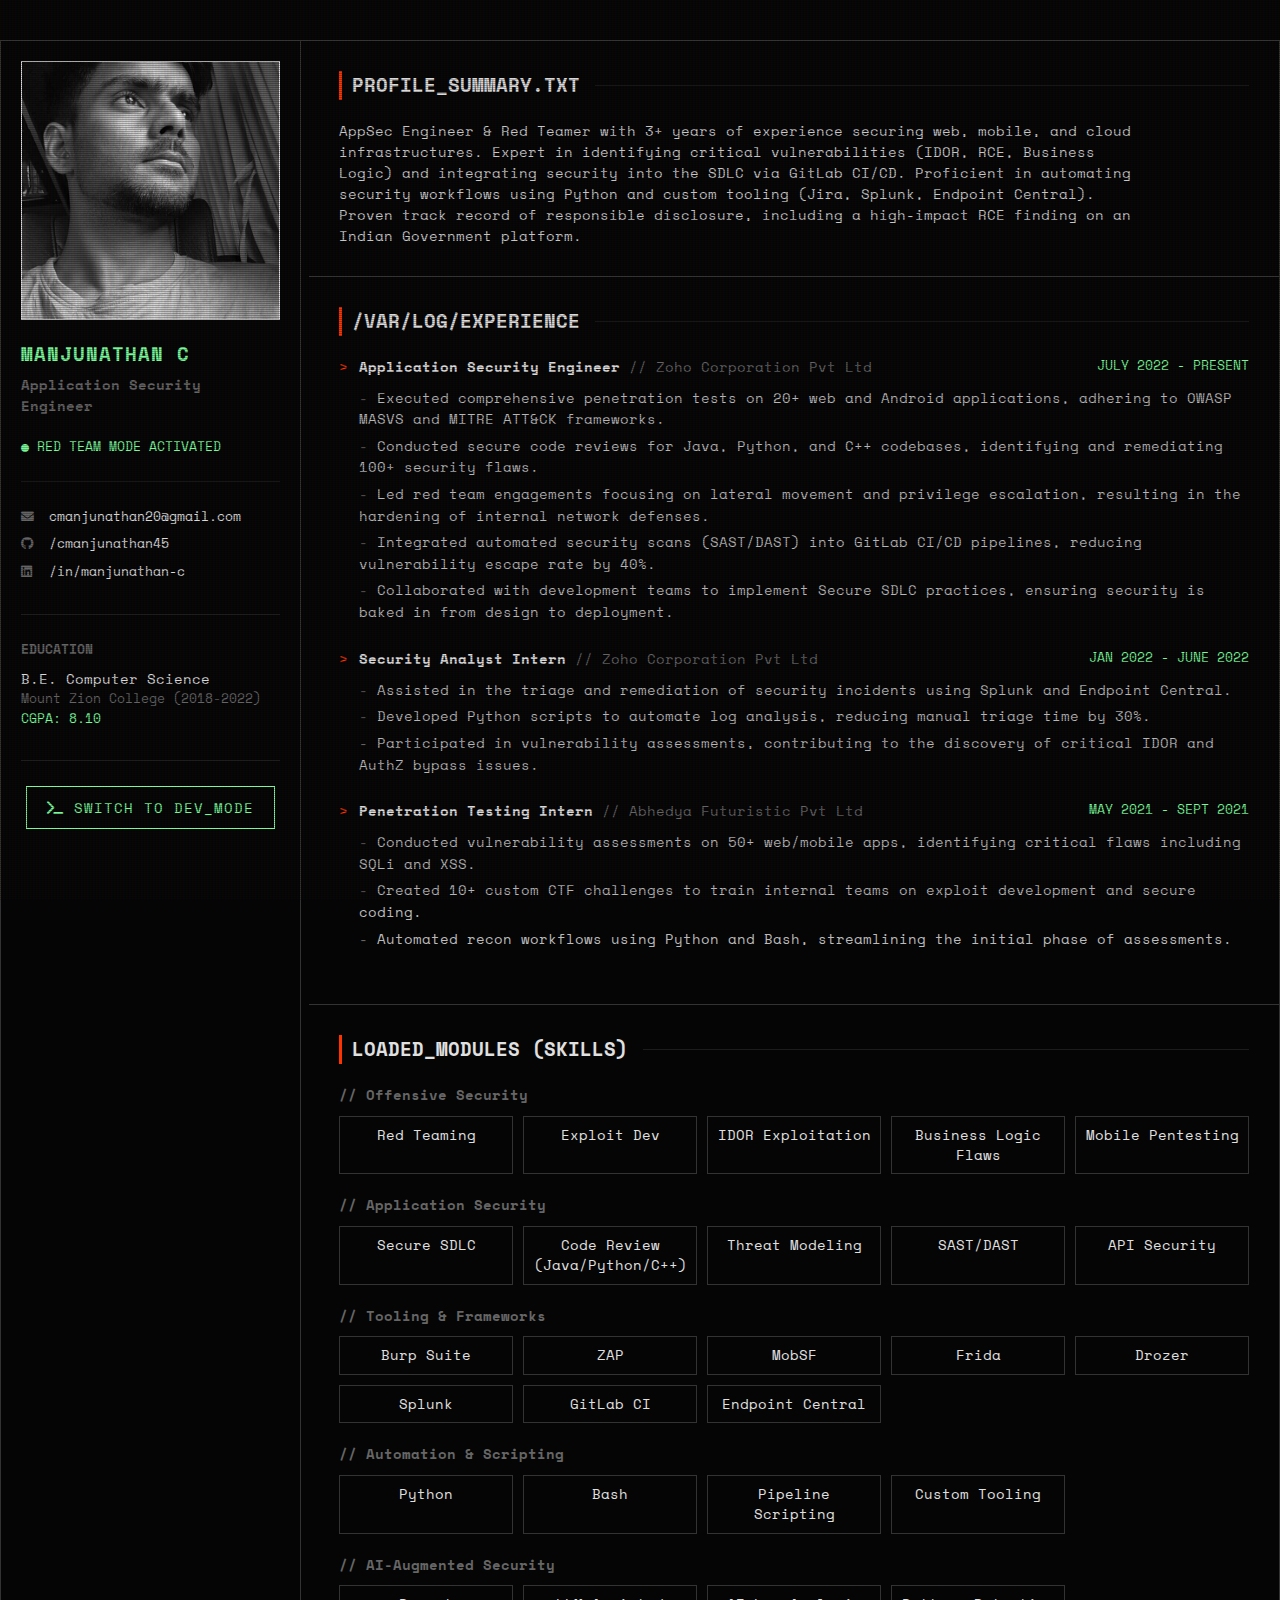
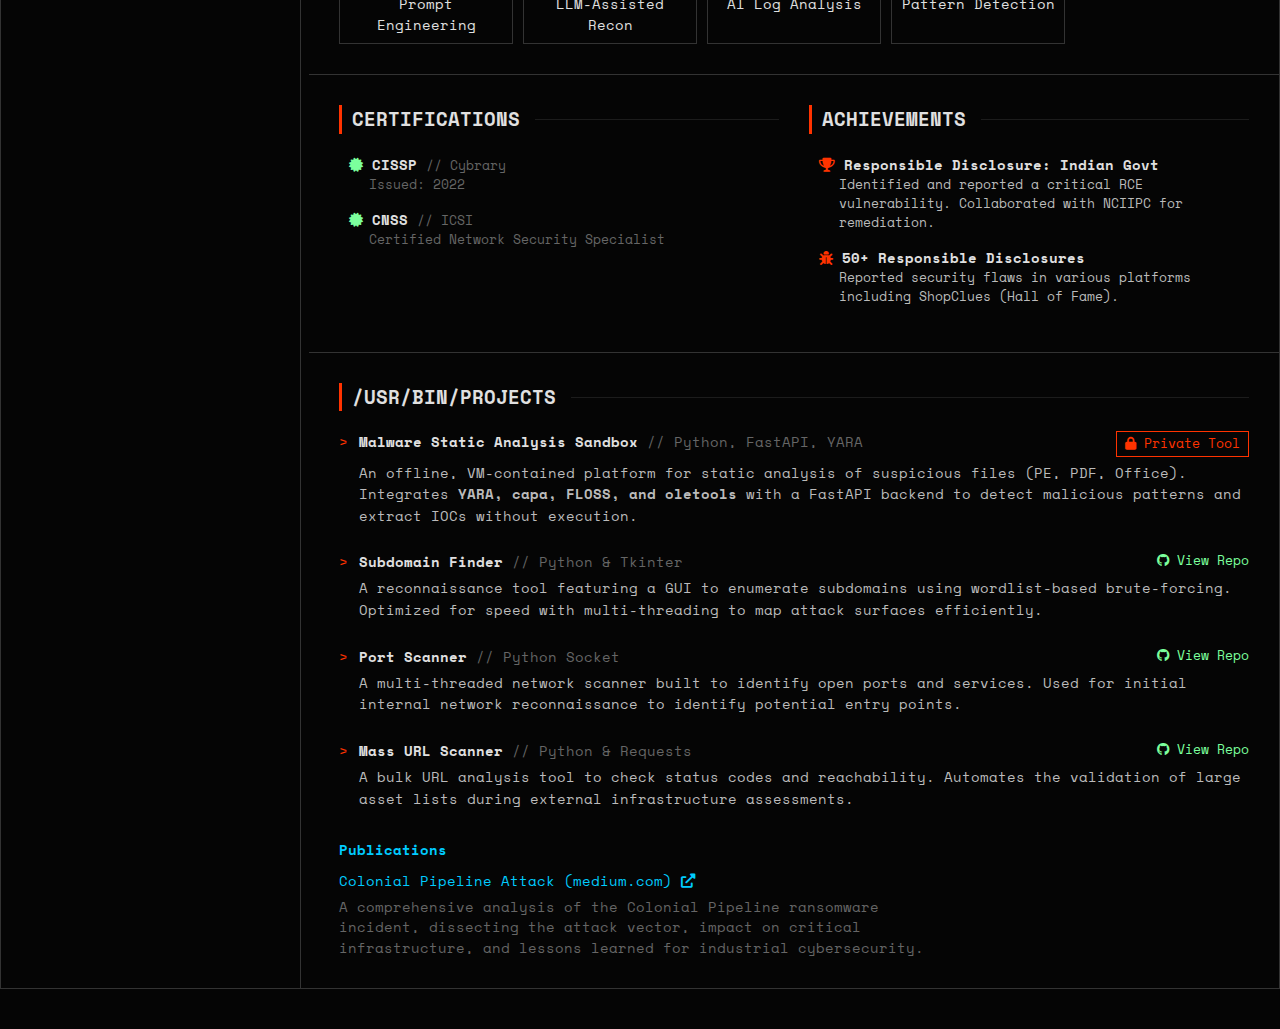
<file: index.html>
<!DOCTYPE html>
<html lang="en">
<head>
    <meta charset="UTF-8">
    <meta name="viewport" content="width=device-width, initial-scale=1.0">
    <title>Manjunathan C | AppSec Engineer</title>
    <link rel="icon" type="image/svg+xml" href="favicon.svg">
    <link rel="stylesheet" href="security.css">
    <link rel="stylesheet" href="https://cdnjs.cloudflare.com/ajax/libs/font-awesome/6.0.0/css/all.min.css">
</head>
<body>

    <div class="grid-container">
        <!-- Sidebar / Status Panel -->
        <aside class="sidebar">
            <img src="mypic.jpeg" alt="Manjunathan C" class="profile-pic" loading="lazy">
            
            <div class="profile-header">
                <h1 class="glitch" data-text="MANJUNATHAN C">MANJUNATHAN C</h1>
                <h2>Application Security Engineer</h2>
                <div class="status-indicator" style="color: var(--accent-sys); font-size: 0.8rem; margin-top: 10px;">
                    <i class="fas fa-circle" style="font-size: 8px;"></i> RED TEAM MODE ACTIVATED
                </div>
            </div>

            <div class="contact-info">
                <a href="mailto:cmanjunathan20@gmail.com" class="contact-item"><i class="fas fa-envelope"></i> cmanjunathan20@gmail.com</a>
                <a href="https://github.com/cmanjunathan45" target="_blank" rel="noopener noreferrer" class="contact-item"><i class="fab fa-github"></i> /cmanjunathan45</a>
                <a href="https://linkedin.com/in/manjunathan-c/" target="_blank" rel="noopener noreferrer" class="contact-item"><i class="fab fa-linkedin"></i> /in/manjunathan-c</a>
            </div>

            <div class="education-mini">
                <h3 style="color: var(--text-dim); font-size: 0.8rem; text-transform: uppercase; margin-bottom: 10px;">Education</h3>
                <p style="font-size: 0.85rem;">B.E. Computer Science</p>
                <p style="font-size: 0.8rem; color: var(--text-dim);">Mount Zion College (2018-2022)</p>
                <p style="font-size: 0.8rem; color: var(--accent-sys);">CGPA: 8.10</p>
            </div>

            <div style="margin-top: 2rem; text-align: center;">
                <a href="developer.html" style="border: 1px solid var(--accent-sys); padding: 10px 20px; color: var(--accent-sys); text-decoration: none; display: inline-block; font-size: 0.9rem; letter-spacing: 1px;">
                    <i class="fas fa-terminal"></i> SWITCH TO DEV_MODE
                </a>
            </div>
        </aside>

        <!-- Main Content / Terminal Output -->
        <main class="main-content">
            
            <!-- Summary Panel -->
            <section class="section-panel">
                <h3 class="section-title">Profile_Summary.txt</h3>
                <p style="max-width: 800px; color: #ccc;">
                    AppSec Engineer & Red Teamer with 3+ years of experience securing web, mobile, and cloud infrastructures. Expert in identifying critical vulnerabilities (IDOR, RCE, Business Logic) and integrating security into the SDLC via GitLab CI/CD. Proficient in automating security workflows using Python and custom tooling (Jira, Splunk, Endpoint Central). Proven track record of responsible disclosure, including a high-impact RCE finding on an Indian Government platform.
                </p>
            </section>

            <!-- Experience Panel -->
            <section class="section-panel">
                <h3 class="section-title">/var/log/experience</h3>
                
                <div class="exp-item">
                    <div class="exp-header">
                        <div>
                            <span class="exp-role">Application Security Engineer</span>
                            <span class="exp-company"> // Zoho Corporation Pvt Ltd</span>
                        </div>
                        <span class="exp-date">JULY 2022 - PRESENT</span>
                    </div>
                    <div class="exp-details">
                        <ul>
                            <li>Executed comprehensive penetration tests on 20+ web and Android applications, adhering to OWASP MASVS and MITRE ATT&CK frameworks.</li>
                            <li>Conducted secure code reviews for Java, Python, and C++ codebases, identifying and remediating 100+ security flaws.</li>
                            <li>Led red team engagements focusing on lateral movement and privilege escalation, resulting in the hardening of internal network defenses.</li>
                            <li>Integrated automated security scans (SAST/DAST) into GitLab CI/CD pipelines, reducing vulnerability escape rate by 40%.</li>
                            <li>Collaborated with development teams to implement Secure SDLC practices, ensuring security is baked in from design to deployment.</li>
                        </ul>
                    </div>
                </div>

                <div class="exp-item">
                    <div class="exp-header">
                        <div>
                            <span class="exp-role">Security Analyst Intern</span>
                            <span class="exp-company"> // Zoho Corporation Pvt Ltd</span>
                        </div>
                        <span class="exp-date">JAN 2022 - JUNE 2022</span>
                    </div>
                    <div class="exp-details">
                        <ul>
                            <li>Assisted in the triage and remediation of security incidents using Splunk and Endpoint Central.</li>
                            <li>Developed Python scripts to automate log analysis, reducing manual triage time by 30%.</li>
                            <li>Participated in vulnerability assessments, contributing to the discovery of critical IDOR and AuthZ bypass issues.</li>
                        </ul>
                    </div>
                </div>

                <div class="exp-item">
                    <div class="exp-header">
                        <div>
                            <span class="exp-role">Penetration Testing Intern</span>
                            <span class="exp-company"> // Abhedya Futuristic Pvt Ltd</span>
                        </div>
                        <span class="exp-date">MAY 2021 - SEPT 2021</span>
                    </div>
                    <div class="exp-details">
                        <ul>
                            <li>Conducted vulnerability assessments on 50+ web/mobile apps, identifying critical flaws including SQLi and XSS.</li>
                            <li>Created 10+ custom CTF challenges to train internal teams on exploit development and secure coding.</li>
                            <li>Automated recon workflows using Python and Bash, streamlining the initial phase of assessments.</li>
                        </ul>
                    </div>
                </div>
            </section>

            <!-- Skills Panel -->
            <section class="section-panel">
                <h3 class="section-title">Loaded_Modules (Skills)</h3>
                
                <h4 style="color: var(--text-dim); font-size: 0.9rem; margin-bottom: 10px;">// Offensive Security</h4>
                <div class="skills-grid" style="margin-bottom: 20px;">
                    <div class="skill-tag">Red Teaming</div>
                    <div class="skill-tag">Exploit Dev</div>
                    <div class="skill-tag">IDOR Exploitation</div>
                    <div class="skill-tag">Business Logic Flaws</div>
                    <div class="skill-tag">Mobile Pentesting</div>
                </div>

                <h4 style="color: var(--text-dim); font-size: 0.9rem; margin-bottom: 10px;">// Application Security</h4>
                <div class="skills-grid" style="margin-bottom: 20px;">
                    <div class="skill-tag">Secure SDLC</div>
                    <div class="skill-tag">Code Review (Java/Python/C++)</div>
                    <div class="skill-tag">Threat Modeling</div>
                    <div class="skill-tag">SAST/DAST</div>
                    <div class="skill-tag">API Security</div>
                </div>

                <h4 style="color: var(--text-dim); font-size: 0.9rem; margin-bottom: 10px;">// Tooling & Frameworks</h4>
                <div class="skills-grid" style="margin-bottom: 20px;">
                    <div class="skill-tag">Burp Suite</div>
                    <div class="skill-tag">ZAP</div>
                    <div class="skill-tag">MobSF</div>
                    <div class="skill-tag">Frida</div>
                    <div class="skill-tag">Drozer</div>
                    <div class="skill-tag">Splunk</div>
                    <div class="skill-tag">GitLab CI</div>
                    <div class="skill-tag">Endpoint Central</div>
                </div>

                <h4 style="color: var(--text-dim); font-size: 0.9rem; margin-bottom: 10px;">// Automation & Scripting</h4>
                <div class="skills-grid" style="margin-bottom: 20px;">
                    <div class="skill-tag">Python</div>
                    <div class="skill-tag">Bash</div>
                    <div class="skill-tag">Pipeline Scripting</div>
                    <div class="skill-tag">Custom Tooling</div>
                </div>

                <h4 style="color: var(--text-dim); font-size: 0.9rem; margin-bottom: 10px;">// AI-Augmented Security</h4>
                <div class="skills-grid">
                    <div class="skill-tag">Prompt Engineering</div>
                    <div class="skill-tag">LLM-Assisted Recon</div>
                    <div class="skill-tag">AI Log Analysis</div>
                    <div class="skill-tag">Pattern Detection</div>
                </div>
            </section>

            <!-- Achievements & Certs -->
            <section class="section-panel">
                <div style="display: grid; grid-template-columns: 1fr 1fr; gap: 30px;">
                    <div>
                        <h3 class="section-title">Certifications</h3>
                        <ul style="list-style: none; padding-left: 10px;">
                            <li style="margin-bottom: 15px; color: var(--text-primary);">
                                <i class="fas fa-certificate" style="color: var(--accent-sys);"></i> 
                                <strong>CISSP</strong> <span style="color: var(--text-dim); font-size: 0.8rem;">// Cybrary</span>
                                <div style="font-size: 0.8rem; color: var(--text-dim); margin-left: 20px;">Issued: 2022</div>
                            </li>
                            <li style="margin-bottom: 15px; color: var(--text-primary);">
                                <i class="fas fa-certificate" style="color: var(--accent-sys);"></i> 
                                <strong>CNSS</strong> <span style="color: var(--text-dim); font-size: 0.8rem;">// ICSI</span>
                                <div style="font-size: 0.8rem; color: var(--text-dim); margin-left: 20px;">Certified Network Security Specialist</div>
                            </li>
                        </ul>
                    </div>
                    <div>
                        <h3 class="section-title">Achievements</h3>
                        <ul style="list-style: none; padding-left: 10px;">
                            <li style="margin-bottom: 15px; color: var(--text-primary);">
                                <i class="fas fa-trophy" style="color: var(--accent-alert);"></i> 
                                <strong>Responsible Disclosure: Indian Govt</strong>
                                <div style="font-size: 0.8rem; color: #bbb; margin-left: 20px;">Identified and reported a critical RCE vulnerability. Collaborated with NCIIPC for remediation.</div>
                            </li>
                            <li style="margin-bottom: 15px; color: var(--text-primary);">
                                <i class="fas fa-bug" style="color: var(--accent-alert);"></i> 
                                <strong>50+ Responsible Disclosures</strong>
                                <div style="font-size: 0.8rem; color: #bbb; margin-left: 20px;">Reported security flaws in various platforms including ShopClues (Hall of Fame).</div>
                            </li>
                        </ul>
                    </div>
                </div>
            </section>

            <!-- Publications & Projects -->
            <section class="section-panel">
                <h3 class="section-title">/usr/bin/projects</h3>
                
                <div class="exp-item">
                    <div class="exp-header">
                        <div>
                            <span class="exp-role">Malware Static Analysis Sandbox</span>
                            <span class="exp-company"> // Python, FastAPI, YARA</span>
                        </div>
                        <span class="exp-date" style="color: var(--accent-alert); border: 1px solid var(--accent-alert); padding: 2px 8px;"><i class="fas fa-lock"></i> Private Tool</span>
                    </div>
                    <div class="exp-details">
                        <p style="color: #bbb; font-size: 0.9rem;">
                            An offline, VM-contained platform for static analysis of suspicious files (PE, PDF, Office). 
                            Integrates <strong>YARA, capa, FLOSS, and oletools</strong> with a FastAPI backend to detect malicious patterns and extract IOCs without execution.
                        </p>
                    </div>
                </div>

                <div class="exp-item">
                    <div class="exp-header">
                        <div>
                            <span class="exp-role">Subdomain Finder</span>
                            <span class="exp-company"> // Python & Tkinter</span>
                        </div>
                        <a href="https://github.com/cmanjunathan45/subdomain-finder" target="_blank" rel="noopener noreferrer" class="exp-date"><i class="fab fa-github"></i> View Repo</a>
                    </div>
                    <div class="exp-details">
                        <p style="color: #bbb; font-size: 0.9rem;">
                            A reconnaissance tool featuring a GUI to enumerate subdomains using wordlist-based brute-forcing. Optimized for speed with multi-threading to map attack surfaces efficiently.
                        </p>
                    </div>
                </div>

                <div class="exp-item">
                    <div class="exp-header">
                        <div>
                            <span class="exp-role">Port Scanner</span>
                            <span class="exp-company"> // Python Socket</span>
                        </div>
                        <a href="https://github.com/cmanjunathan45/port-scanner" target="_blank" rel="noopener noreferrer" class="exp-date"><i class="fab fa-github"></i> View Repo</a>
                    </div>
                    <div class="exp-details">
                        <p style="color: #bbb; font-size: 0.9rem;">
                            A multi-threaded network scanner built to identify open ports and services. Used for initial internal network reconnaissance to identify potential entry points.
                        </p>
                    </div>
                </div>

                <div class="exp-item">
                    <div class="exp-header">
                        <div>
                            <span class="exp-role">Mass URL Scanner</span>
                            <span class="exp-company"> // Python & Requests</span>
                        </div>
                        <a href="https://github.com/cmanjunathan45/mass-url-scanner" target="_blank" rel="noopener noreferrer" class="exp-date"><i class="fab fa-github"></i> View Repo</a>
                    </div>
                    <div class="exp-details">
                        <p style="color: #bbb; font-size: 0.9rem;">
                            A bulk URL analysis tool to check status codes and reachability. Automates the validation of large asset lists during external infrastructure assessments.
                        </p>
                    </div>
                </div>

                <div style="margin-top: 30px;">
                    <h4 style="color: var(--accent-info); margin-bottom: 10px;">Publications</h4>
                    <a href="https://medium.com/@manjunathanc/colonial-pipeline-ransomware-attack-2fe635b14b55" target="_blank" rel="noopener noreferrer" style="font-size: 0.9rem; display: block; margin-bottom: 5px;">Colonial Pipeline Attack (medium.com) <i class="fas fa-external-link-alt"></i></a>
                    <p style="font-size: 0.85rem; color: var(--text-dim); max-width: 600px;">
                        A comprehensive analysis of the Colonial Pipeline ransomware incident, dissecting the attack vector, impact on critical infrastructure, and lessons learned for industrial cybersecurity.
                    </p>
                </div>
            </section>

        </main>
    </div>

</body>
</html>
</file>
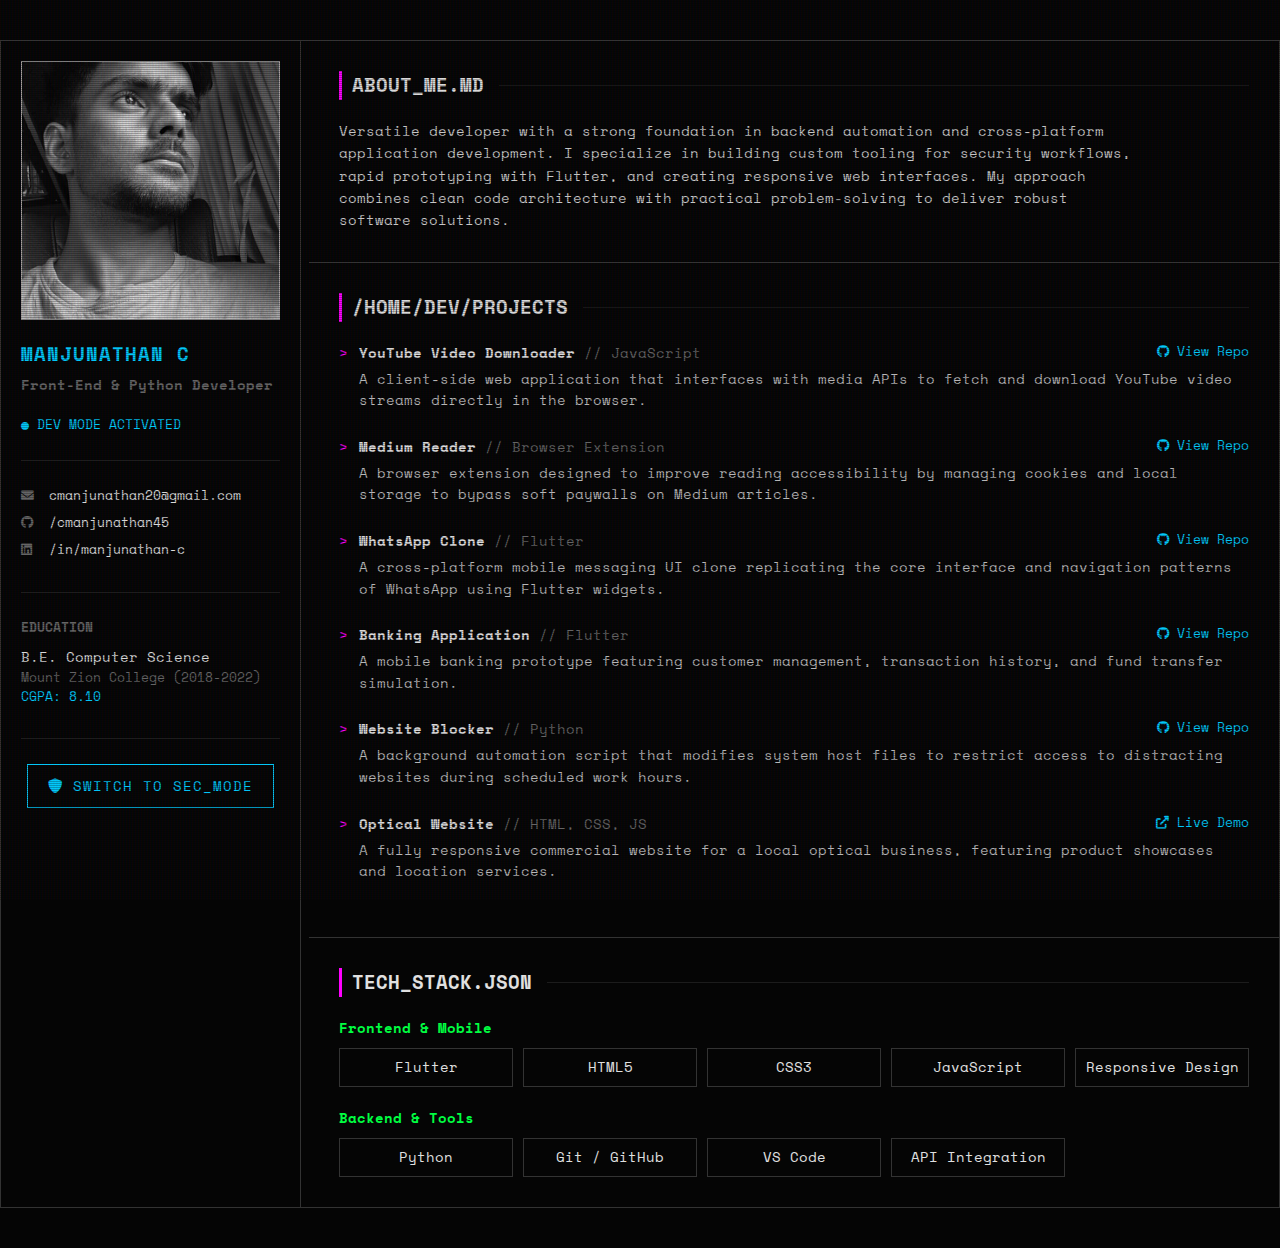
<file: developer.html>
<!DOCTYPE html>
<html lang="en">
<head>
    <meta charset="UTF-8">
    <meta name="viewport" content="width=device-width, initial-scale=1.0">
    <title>Manjunathan C | Developer</title>
    <link rel="stylesheet" href="security.css">
    <link rel="stylesheet" href="https://cdnjs.cloudflare.com/ajax/libs/font-awesome/6.0.0/css/all.min.css">
</head>
<body class="dev-mode">

    <div class="grid-container">
        <!-- Sidebar / Status Panel -->
        <aside class="sidebar">
            <img src="mypic.jpeg" alt="Manjunathan C" class="profile-pic" loading="lazy">
            
            <div class="profile-header">
                <h1 class="glitch" data-text="MANJUNATHAN C">MANJUNATHAN C</h1>
                <h2>Front-End & Python Developer</h2>
                <div class="status-indicator" style="color: var(--accent-sys); font-size: 0.8rem; margin-top: 10px;">
                    <i class="fas fa-circle" style="font-size: 8px;"></i> DEV MODE ACTIVATED
                </div>
            </div>

            <div class="contact-info">
                <a href="mailto:cmanjunathan20@gmail.com" class="contact-item"><i class="fas fa-envelope"></i> cmanjunathan20@gmail.com</a>
                <a href="https://github.com/cmanjunathan45" target="_blank" rel="noopener noreferrer" class="contact-item"><i class="fab fa-github"></i> /cmanjunathan45</a>
                <a href="https://linkedin.com/in/manjunathan-c/" target="_blank" rel="noopener noreferrer" class="contact-item"><i class="fab fa-linkedin"></i> /in/manjunathan-c</a>
            </div>

            <div class="education-mini">
                <h3 style="color: var(--text-dim); font-size: 0.8rem; text-transform: uppercase; margin-bottom: 10px;">Education</h3>
                <p style="font-size: 0.85rem;">B.E. Computer Science</p>
                <p style="font-size: 0.8rem; color: var(--text-dim);">Mount Zion College (2018-2022)</p>
                <p style="font-size: 0.8rem; color: var(--accent-sys);">CGPA: 8.10</p>
            </div>

            <div style="margin-top: 2rem; text-align: center;">
                <a href="index.html" style="border: 1px solid var(--accent-sys); padding: 10px 20px; color: var(--accent-sys); text-decoration: none; display: inline-block; font-size: 0.9rem; letter-spacing: 1px;">
                    <i class="fas fa-shield-alt"></i> SWITCH TO SEC_MODE
                </a>
            </div>
        </aside>

        <!-- Main Content / Terminal Output -->
        <main class="main-content">
            
            <!-- Summary Panel -->
            <section class="section-panel">
                <h3 class="section-title">About_Me.md</h3>
                <p style="max-width: 800px; color: #ccc; line-height: 1.6;">
                    Versatile developer with a strong foundation in backend automation and cross-platform application development. I specialize in building custom tooling for security workflows, rapid prototyping with Flutter, and creating responsive web interfaces. My approach combines clean code architecture with practical problem-solving to deliver robust software solutions.
                </p>
            </section>

            <!-- Projects Panel -->
            <section class="section-panel">
                <h3 class="section-title">/home/dev/projects</h3>
                
                <div class="exp-item">
                    <div class="exp-header">
                        <div>
                            <span class="exp-role">YouTube Video Downloader</span>
                            <span class="exp-company"> // JavaScript</span>
                        </div>
                        <a href="https://github.com/cmanjunathan45/youtube_video_downloader" target="_blank" rel="noopener noreferrer" class="exp-date"><i class="fab fa-github"></i> View Repo</a>
                    </div>
                    <div class="exp-details">
                        <p style="color: #bbb; font-size: 0.9rem;">A client-side web application that interfaces with media APIs to fetch and download YouTube video streams directly in the browser.</p>
                    </div>
                </div>

                <div class="exp-item">
                    <div class="exp-header">
                        <div>
                            <span class="exp-role">Medium Reader</span>
                            <span class="exp-company"> // Browser Extension</span>
                        </div>
                        <a href="https://github.com/cmanjunathan45/Medium-Reader" target="_blank" rel="noopener noreferrer" class="exp-date"><i class="fab fa-github"></i> View Repo</a>
                    </div>
                    <div class="exp-details">
                        <p style="color: #bbb; font-size: 0.9rem;">A browser extension designed to improve reading accessibility by managing cookies and local storage to bypass soft paywalls on Medium articles.</p>
                    </div>
                </div>

                <div class="exp-item">
                    <div class="exp-header">
                        <div>
                            <span class="exp-role">WhatsApp Clone</span>
                            <span class="exp-company"> // Flutter</span>
                        </div>
                        <a href="https://github.com/cmanjunathan45/whatsapp-clone-flutter" target="_blank" rel="noopener noreferrer" class="exp-date"><i class="fab fa-github"></i> View Repo</a>
                    </div>
                    <div class="exp-details">
                        <p style="color: #bbb; font-size: 0.9rem;">A cross-platform mobile messaging UI clone replicating the core interface and navigation patterns of WhatsApp using Flutter widgets.</p>
                    </div>
                </div>

                <div class="exp-item">
                    <div class="exp-header">
                        <div>
                            <span class="exp-role">Banking Application</span>
                            <span class="exp-company"> // Flutter</span>
                        </div>
                        <a href="https://github.com/cmanjunathan45/GRIP-bank/tree/master" target="_blank" rel="noopener noreferrer" class="exp-date"><i class="fab fa-github"></i> View Repo</a>
                    </div>
                    <div class="exp-details">
                        <p style="color: #bbb; font-size: 0.9rem;">A mobile banking prototype featuring customer management, transaction history, and fund transfer simulation.</p>
                    </div>
                </div>

                <div class="exp-item">
                    <div class="exp-header">
                        <div>
                            <span class="exp-role">Website Blocker</span>
                            <span class="exp-company"> // Python</span>
                        </div>
                        <a href="https://github.com/cmanjunathan45/website-blocker" target="_blank" rel="noopener noreferrer" class="exp-date"><i class="fab fa-github"></i> View Repo</a>
                    </div>
                    <div class="exp-details">
                        <p style="color: #bbb; font-size: 0.9rem;">A background automation script that modifies system host files to restrict access to distracting websites during scheduled work hours.</p>
                    </div>
                </div>

                <div class="exp-item">
                    <div class="exp-header">
                        <div>
                            <span class="exp-role">Optical Website</span>
                            <span class="exp-company"> // HTML, CSS, JS</span>
                        </div>
                        <a href="https://www.newamericanopticalskkdi.in/" target="_blank" rel="noopener noreferrer" class="exp-date"><i class="fas fa-external-link-alt"></i> Live Demo</a>
                    </div>
                    <div class="exp-details">
                        <p style="color: #bbb; font-size: 0.9rem;">A fully responsive commercial website for a local optical business, featuring product showcases and location services.</p>
                    </div>
                </div>

            </section>

            <!-- Skills Panel -->
            <section class="section-panel">
                <h3 class="section-title">Tech_Stack.json</h3>
                
                <div style="margin-bottom: 20px;">
                    <h4 style="color: var(--accent-info); margin-bottom: 10px; font-size: 0.9rem;">Frontend & Mobile</h4>
                    <div class="skills-grid">
                        <div class="skill-tag">Flutter</div>
                        <div class="skill-tag">HTML5</div>
                        <div class="skill-tag">CSS3</div>
                        <div class="skill-tag">JavaScript</div>
                        <div class="skill-tag">Responsive Design</div>
                    </div>
                </div>

                <div>
                    <h4 style="color: var(--accent-info); margin-bottom: 10px; font-size: 0.9rem;">Backend & Tools</h4>
                    <div class="skills-grid">
                        <div class="skill-tag">Python</div>
                        <div class="skill-tag">Git / GitHub</div>
                        <div class="skill-tag">VS Code</div>
                        <div class="skill-tag">API Integration</div>
                    </div>
                </div>
            </section>

        </main>
    </div>
</body>
</html>
</file>
<file: security.css>
/* 
   ANTI-SLOP AESTHETIC: "The Redacted Terminal"
   - No rounded corners
   - Monospace only
   - High contrast
   - Raw, brutalist layout
*/

@import url('https://fonts.googleapis.com/css2?family=Space+Mono:ital,wght@0,400;0,700;1,400&display=swap');

:root {
    --bg-color: #050505;
    --panel-bg: #0a0a0a;
    --text-primary: #e0e0e0;
    --text-dim: #666;
    --accent-alert: #ff3300; /* Red/Orange for vulnerabilities */
    --accent-sys: #7CFF9D;   /* Pale Green for AppSec feel */
    --accent-info: #00ccff;  /* Cyan for links */
    --border-color: #333;
    --grid-gap: 8px;
}

/* Developer Mode Overrides */
body.dev-mode {
    --accent-sys: #00ccff;   /* Cyan for Dev Mode */
    --accent-alert: #ff00ff; /* Magenta for Dev Mode */
    --accent-info: #00ff41;  /* Green for Dev Mode */
}

* {
    box-sizing: border-box;
    margin: 0;
    padding: 0;
}

body {
    background-color: var(--bg-color);
    color: var(--text-primary);
    font-family: 'Space Mono', monospace;
    line-height: 1.5;
    overflow-x: hidden;
    font-size: 14px;
}

/* CRT Scanline Effect */
body::before {
    content: " ";
    display: block;
    position: fixed;
    top: 0;
    left: 0;
    bottom: 0;
    right: 0;
    background: linear-gradient(rgba(18, 16, 16, 0) 50%, rgba(0, 0, 0, 0.25) 50%), linear-gradient(90deg, rgba(255, 0, 0, 0.06), rgba(0, 255, 0, 0.02), rgba(0, 0, 255, 0.06));
    z-index: 2;
    background-size: 100% 2px, 3px 100%;
    pointer-events: none;
}

a {
    color: var(--accent-info);
    text-decoration: none;
    position: relative;
    transition: color 0.2s, background-color 0.2s;
}

a:hover {
    background-color: rgba(0, 204, 255, 0.2); /* Semi-transparent background */
    color: #fff; /* High contrast text */
    text-shadow: 0 0 5px var(--accent-info);
}

/* Dev mode link hover override */
body.dev-mode a:hover {
    background-color: rgba(0, 255, 65, 0.2);
    text-shadow: 0 0 5px var(--accent-info);
}

/* Layout Grid */
.grid-container {
    display: grid;
    grid-template-columns: 300px 1fr; /* Increased sidebar width */
    min-height: 100vh;
    border: 1px solid var(--border-color);
    margin: 40px auto; /* Increased margin and centered */
    max-width: 1500px; /* Max width constraint */
    gap: var(--grid-gap);
    position: relative;
    z-index: 1;
}

/* Sidebar / Terminal Status */
.sidebar {
    border-right: 1px solid var(--border-color);
    padding: 20px;
    display: flex;
    flex-direction: column;
}

.sidebar > div {
    margin-top: 25px; /* Vertical spacing between blocks */
    padding-top: 25px;
    border-top: 1px solid rgba(51, 51, 51, 0.5); /* Subtle separator */
}

.sidebar > div:first-of-type {
    border-top: none;
    padding-top: 0;
    margin-top: 0;
}

/* Profile Picture */
.profile-pic {
    width: 100%;
    aspect-ratio: 1/1;
    object-fit: cover;
    border: 1px solid var(--accent-sys);
    filter: grayscale(100%) contrast(1.1); /* Reduced contrast */
    margin-bottom: 20px;
    display: block;
}

.profile-pic:hover {
    filter: none;
}

.profile-header h1 {
    font-size: 1.2rem;
    text-transform: uppercase;
    letter-spacing: 1px;
    margin-bottom: 5px;
    color: var(--accent-sys);
}

.profile-header h2 {
    font-size: 0.9rem;
    color: var(--text-dim);
    margin-bottom: 20px;
}

.contact-info {
    font-size: 0.8rem;
}

.contact-item {
    display: block;
    margin-bottom: 8px;
    color: var(--text-primary);
}

.contact-item i {
    width: 20px;
    color: var(--text-dim);
}

/* Main Content Area */
.main-content {
    padding: 0;
}

.section-panel {
    border-bottom: 1px solid var(--border-color);
    padding: 30px;
}

.section-panel:last-child {
    border-bottom: none;
}

.section-title {
    font-size: 1.2rem; /* Increased font size */
    text-transform: uppercase;
    border-left: 3px solid var(--accent-alert);
    padding-left: 10px;
    margin-bottom: 20px;
    display: flex;
    align-items: center;
}

.section-title::after {
    content: '';
    flex-grow: 1;
    height: 1px;
    background: var(--border-color);
    margin-left: 15px;
    opacity: 0.5; /* Reduced opacity */
}

/* Experience Items */
.exp-item {
    margin-bottom: 25px;
    position: relative;
    padding-left: 20px;
}

.exp-item::before {
    content: '>';
    position: absolute;
    left: 0;
    color: var(--accent-alert);
}

.exp-header {
    display: flex;
    justify-content: space-between;
    margin-bottom: 5px;
    flex-wrap: wrap;
}

.exp-role {
    font-weight: 700;
    color: var(--text-primary);
}

.exp-company {
    color: var(--text-dim);
}

.exp-date {
    font-family: 'Space Mono', monospace;
    color: var(--accent-sys);
    font-size: 0.8rem;
}

.exp-details ul {
    list-style: none;
    margin-top: 10px;
}

.exp-details li {
    margin-bottom: 5px;
    color: #bbb;
    font-size: 0.9rem;
}

.exp-details li::before {
    content: '- ';
    color: var(--text-dim);
}

/* Skills Grid */
.skills-grid {
    display: grid;
    grid-template-columns: repeat(auto-fill, minmax(150px, 1fr));
    gap: 10px;
}

.skill-tag {
    border: 1px solid var(--border-color);
    padding: 8px;
    font-size: 0.85rem;
    text-align: center;
    transition: all 0.2s;
    cursor: crosshair;
}

.skill-tag:hover {
    border-color: var(--accent-sys);
    box-shadow: 0 0 10px rgba(0, 255, 65, 0.2);
    color: var(--accent-sys);
}

/* Switch Portfolio Button */
.switch-portfolio {
    margin-top: auto;
    border: 1px solid var(--accent-info);
    padding: 15px;
    text-align: center;
    display: block;
    text-transform: uppercase;
    font-size: 0.8rem;
    letter-spacing: 1px;
    transition: 0.3s;
}

.switch-portfolio:hover {
    background: var(--accent-info);
    color: #000;
    box-shadow: 0 0 15px var(--accent-info);
}

/* Glitch Animation for Name */
.glitch {
    position: relative;
}

.glitch::before,
.glitch::after {
    content: attr(data-text);
    position: absolute;
    top: 0;
    left: 0;
    width: 100%;
    height: 100%;
}

.glitch::before {
    left: 2px;
    text-shadow: -1px 0 var(--accent-alert);
    clip: rect(44px, 450px, 56px, 0);
    animation: glitch-anim-1 5s infinite linear alternate-reverse;
}

.glitch::after {
    left: -2px;
    text-shadow: -1px 0 var(--accent-sys);
    clip: rect(44px, 450px, 56px, 0);
    animation: glitch-anim-2 5s infinite linear alternate-reverse;
}

@keyframes glitch-anim-1 {
    0% { clip: rect(20px, 9999px, 10px, 0); }
    20% { clip: rect(50px, 9999px, 60px, 0); }
    40% { clip: rect(10px, 9999px, 80px, 0); }
    60% { clip: rect(30px, 9999px, 10px, 0); }
    80% { clip: rect(70px, 9999px, 90px, 0); }
    100% { clip: rect(40px, 9999px, 20px, 0); }
}

@keyframes glitch-anim-2 {
    0% { clip: rect(60px, 9999px, 70px, 0); }
    20% { clip: rect(10px, 9999px, 50px, 0); }
    40% { clip: rect(90px, 9999px, 10px, 0); }
    60% { clip: rect(30px, 9999px, 40px, 0); }
    80% { clip: rect(80px, 9999px, 20px, 0); }
    100% { clip: rect(10px, 9999px, 90px, 0); }
}

/* Accessibility: Reduce motion */
@media (prefers-reduced-motion: reduce) {
    .glitch::before,
    .glitch::after {
        animation: none;
        display: none;
    }
}

/* Mobile Optimization */
@media (max-width: 768px) {
    .grid-container {
        grid-template-columns: 1fr;
        margin: 10px;
        width: auto;
    }

    .sidebar {
        padding: 10px;
        border-right: none;
        border-bottom: 1px solid var(--border-color);
    }

    .profile-pic {
        width: 70%;
        margin: 0 auto 20px auto;
    }

    .profile-header {
        text-align: center;
    }

    .contact-info {
        text-align: center;
    }
    
    /* Collapsible Education on Mobile */
    .education-mini {
        text-align: center;
    }
}    20% { clip: rect(10px, 9999px, 20px, 0); }
    40% { clip: rect(80px, 9999px, 10px, 0); }
    60% { clip: rect(30px, 9999px, 50px, 0); }
    80% { clip: rect(20px, 9999px, 90px, 0); }
    100% { clip: rect(50px, 9999px, 60px, 0); }
}

/* Responsive */
@media (max-width: 768px) {
    .grid-container {
        grid-template-columns: 1fr;
        margin: 0;
        border: none;
    }
    
    .sidebar {
        border-right: none;
        border-bottom: 1px solid var(--border-color);
    }
}
</file>
